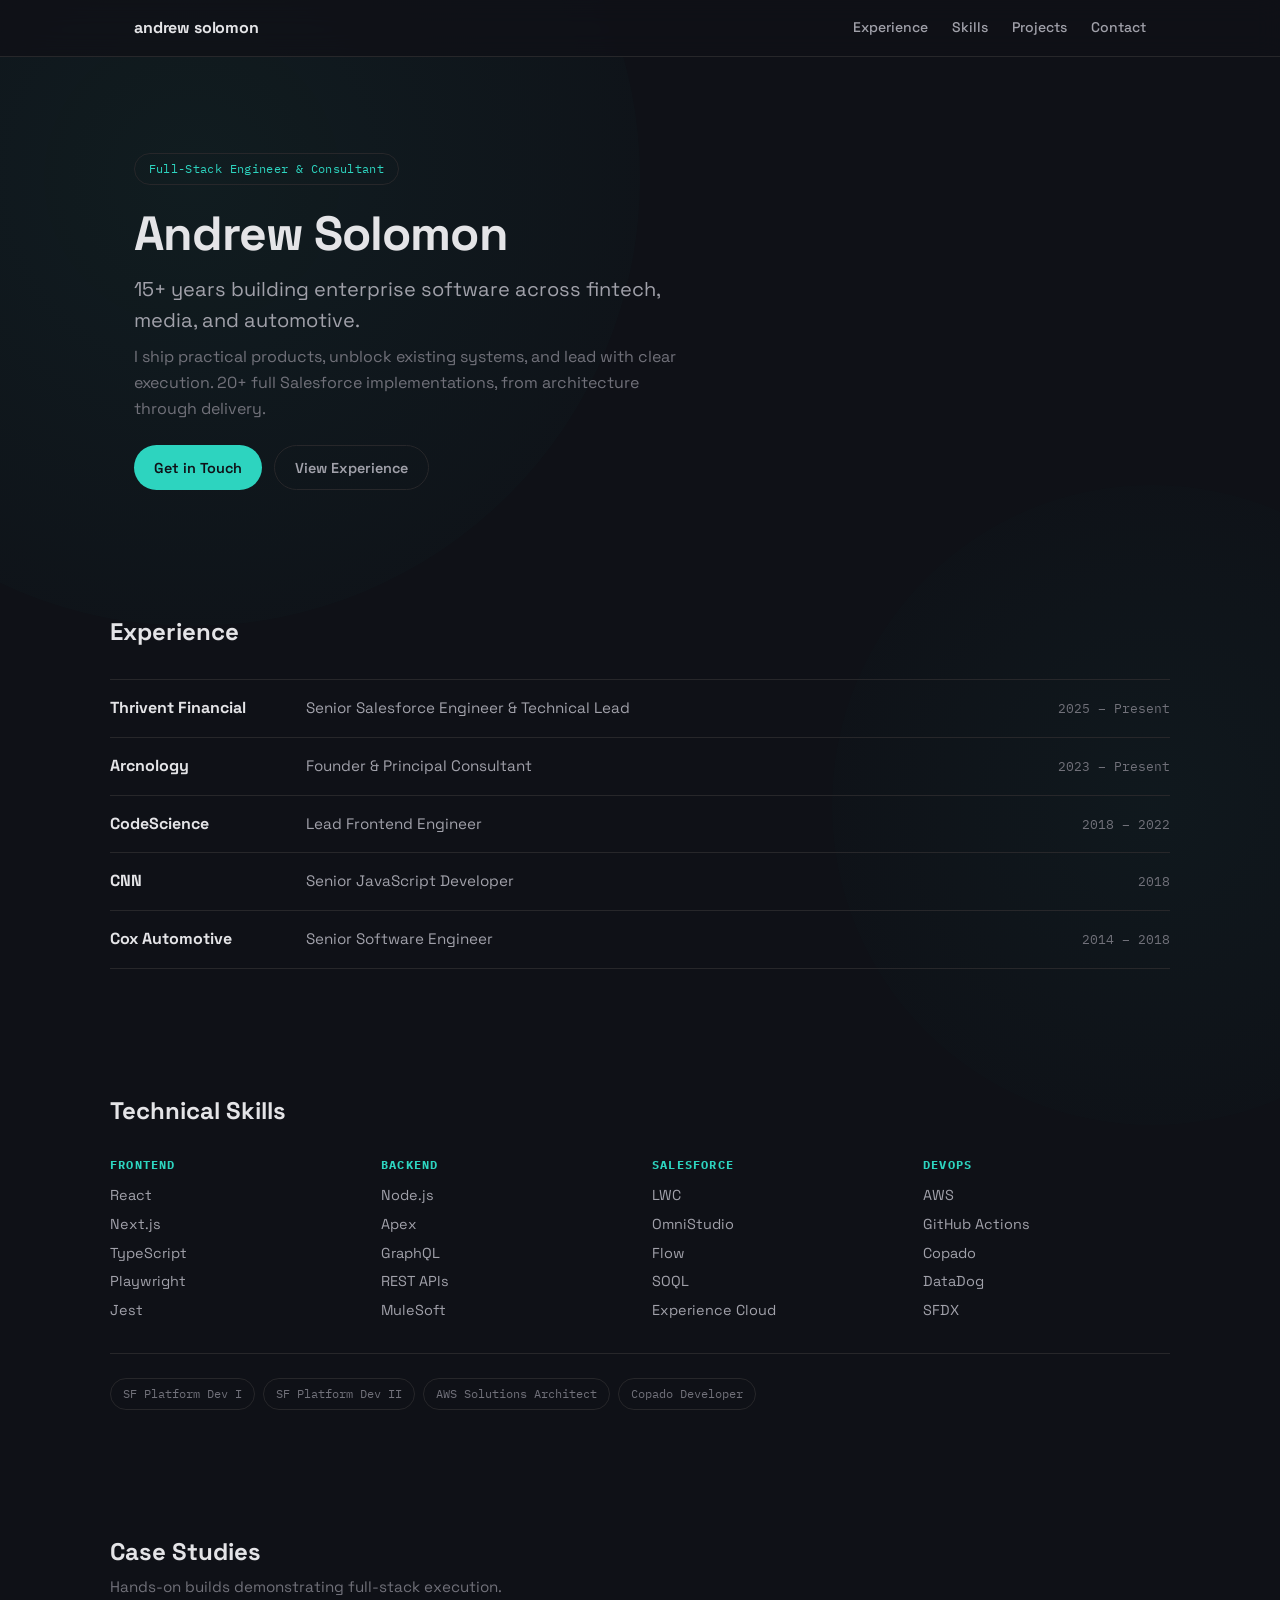
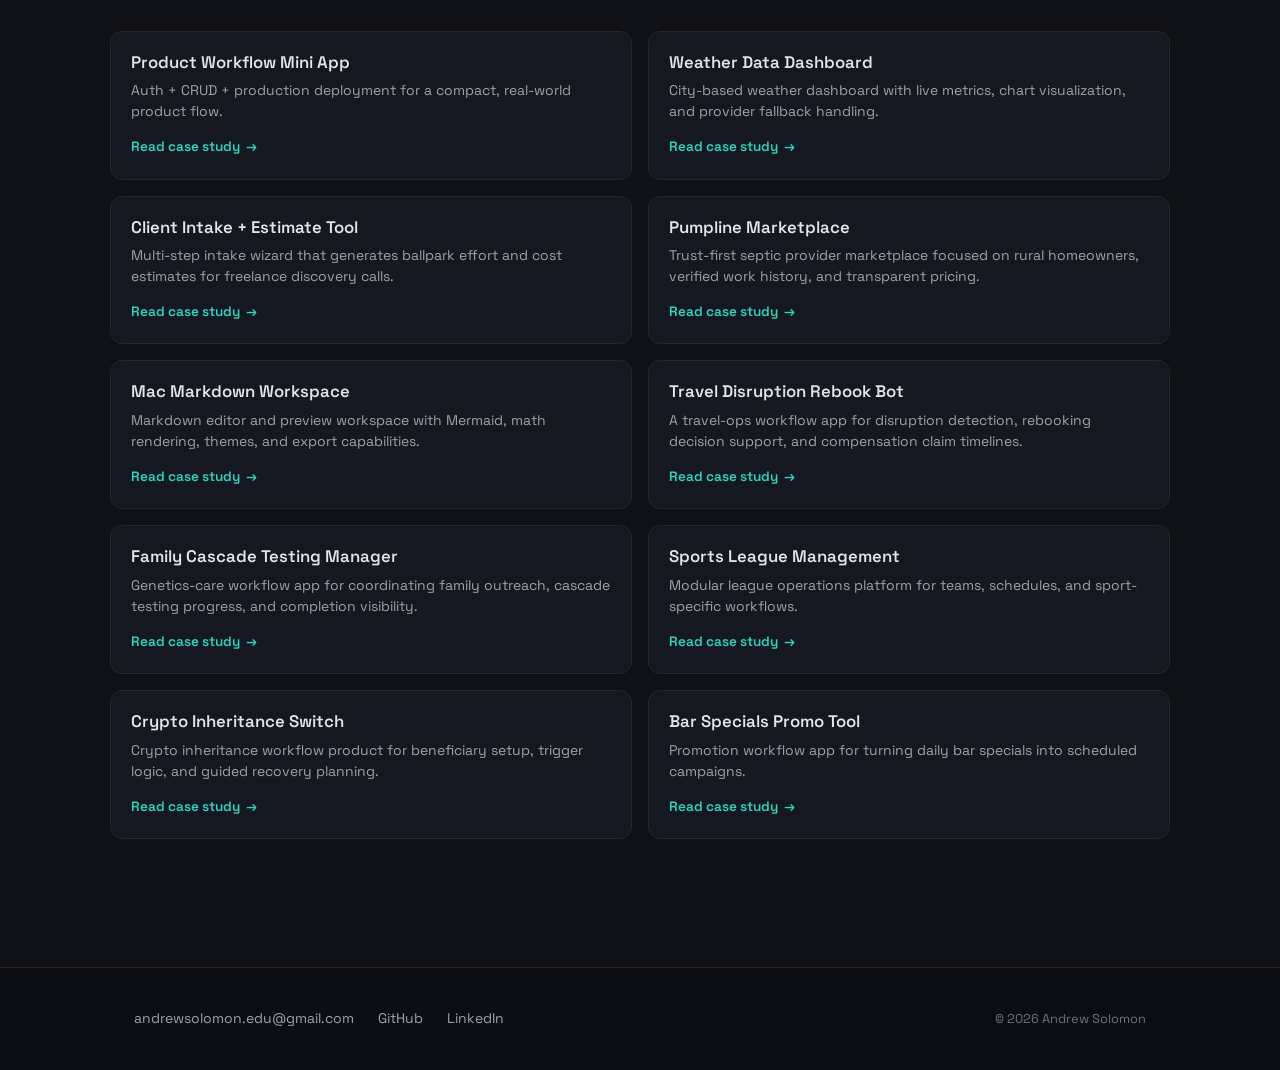
<file: index.html>
<!doctype html>
<html lang="en">
  <head>
    <meta charset="UTF-8" />
    <meta name="viewport" content="width=device-width, initial-scale=1.0" />
    <title>Andrew Solomon | Full-Stack Engineer & Consultant</title>
    <meta
      name="description"
      content="15+ years building enterprise software across fintech, media, and automotive. Full-stack engineering, Salesforce platform expertise, and technical consulting."
    />
    <meta name="theme-color" content="#0f1117" />
    <link rel="icon" href="data:image/svg+xml,<svg xmlns='http://www.w3.org/2000/svg' viewBox='0 0 100 100'><text y='.9em' font-size='80'>AS</text></svg>" />
    <link rel="preconnect" href="https://fonts.googleapis.com" />
    <link rel="preconnect" href="https://fonts.gstatic.com" crossorigin />
    <link
      href="https://fonts.googleapis.com/css2?family=Space+Grotesk:wght@400;500;700&family=IBM+Plex+Mono:wght@400;600&display=swap"
      rel="stylesheet"
    />
    <link rel="stylesheet" href="./styles.css" />
  </head>
  <body>
    <div class="ambient"></div>
    <div class="ambient ambient-2"></div>

    <nav class="nav">
      <div class="nav-inner">
        <a href="/" class="nav-brand">andrew solomon</a>
        <div class="nav-links">
          <a href="#experience">Experience</a>
          <a href="#skills">Skills</a>
          <a href="#projects">Projects</a>
          <a href="mailto:andrewsolomon.edu@gmail.com">Contact</a>
        </div>
      </div>
    </nav>

    <header class="hero">
      <div class="container">
        <span class="badge">Full-Stack Engineer & Consultant</span>
        <h1>Andrew Solomon</h1>
        <p class="hero-tagline">15+ years building enterprise software across fintech, media, and automotive.</p>
        <p class="hero-description">I ship practical products, unblock existing systems, and lead with clear execution. 20+ full Salesforce implementations, from architecture through delivery.</p>
        <div class="cta-row">
          <a class="btn btn-primary" href="mailto:andrewsolomon.edu@gmail.com">Get in Touch</a>
          <a class="btn btn-ghost" href="#experience">View Experience</a>
        </div>
      </div>
    </header>

    <main>
      <section id="experience" class="experience container">
        <h2>Experience</h2>
        <div class="exp-list">
          <div class="exp-row">
            <span class="exp-company">Thrivent Financial</span>
            <span class="exp-role">Senior Salesforce Engineer & Technical Lead</span>
            <span class="exp-dates">2025 – Present</span>
          </div>
          <div class="exp-row">
            <span class="exp-company">Arcnology</span>
            <span class="exp-role">Founder & Principal Consultant</span>
            <span class="exp-dates">2023 – Present</span>
          </div>
          <div class="exp-row">
            <span class="exp-company">CodeScience</span>
            <span class="exp-role">Lead Frontend Engineer</span>
            <span class="exp-dates">2018 – 2022</span>
          </div>
          <div class="exp-row">
            <span class="exp-company">CNN</span>
            <span class="exp-role">Senior JavaScript Developer</span>
            <span class="exp-dates">2018</span>
          </div>
          <div class="exp-row">
            <span class="exp-company">Cox Automotive</span>
            <span class="exp-role">Senior Software Engineer</span>
            <span class="exp-dates">2014 – 2018</span>
          </div>
        </div>
      </section>

      <section id="skills" class="skills container">
        <h2>Technical Skills</h2>
        <div class="skills-grid">
          <div class="skill-col">
            <h3>Frontend</h3>
            <ul><li>React</li><li>Next.js</li><li>TypeScript</li><li>Playwright</li><li>Jest</li></ul>
          </div>
          <div class="skill-col">
            <h3>Backend</h3>
            <ul><li>Node.js</li><li>Apex</li><li>GraphQL</li><li>REST APIs</li><li>MuleSoft</li></ul>
          </div>
          <div class="skill-col">
            <h3>Salesforce</h3>
            <ul><li>LWC</li><li>OmniStudio</li><li>Flow</li><li>SOQL</li><li>Experience Cloud</li></ul>
          </div>
          <div class="skill-col">
            <h3>DevOps</h3>
            <ul><li>AWS</li><li>GitHub Actions</li><li>Copado</li><li>DataDog</li><li>SFDX</li></ul>
          </div>
        </div>
        <div class="certs">
          <span class="cert-badge">SF Platform Dev I</span>
          <span class="cert-badge">SF Platform Dev II</span>
          <span class="cert-badge">AWS Solutions Architect</span>
          <span class="cert-badge">Copado Developer</span>
        </div>
      </section>

      <section id="projects" class="projects container">
        <h2>Case Studies</h2>
        <p class="section-sub">Hands-on builds demonstrating full-stack execution.</p>
        <div class="grid">
          <article class="card">
            <h3>Product Workflow Mini App</h3>
            <p>Auth + CRUD + production deployment for a compact, real-world product flow.</p>
            <a class="card-link" href="./projects/react-supabase-mini-app.html">Read case study</a>
          </article>

          <article class="card">
            <h3>Weather Data Dashboard</h3>
            <p>City-based weather dashboard with live metrics, chart visualization, and provider fallback handling.</p>
            <a class="card-link" href="./projects/performance-teardown.html">Read case study</a>
          </article>

          <article class="card">
            <h3>Client Intake + Estimate Tool</h3>
            <p>Multi-step intake wizard that generates ballpark effort and cost estimates for freelance discovery calls.</p>
            <a class="card-link" href="./projects/client-intake-estimate-tool.html">Read case study</a>
          </article>

          <article class="card">
            <h3>Pumpline Marketplace</h3>
            <p>Trust-first septic provider marketplace focused on rural homeowners, verified work history, and transparent pricing.</p>
            <a class="card-link" href="./projects/pumpline-marketplace.html">Read case study</a>
          </article>

          <article class="card">
            <h3>Mac Markdown Workspace</h3>
            <p>Markdown editor and preview workspace with Mermaid, math rendering, themes, and export capabilities.</p>
            <a class="card-link" href="./projects/mac-markdown-workspace.html">Read case study</a>
          </article>

          <article class="card">
            <h3>Travel Disruption Rebook Bot</h3>
            <p>A travel-ops workflow app for disruption detection, rebooking decision support, and compensation claim timelines.</p>
            <a class="card-link" href="./projects/travel-disruption-rebook-bot.html">Read case study</a>
          </article>

          <article class="card">
            <h3>Family Cascade Testing Manager</h3>
            <p>Genetics-care workflow app for coordinating family outreach, cascade testing progress, and completion visibility.</p>
            <a class="card-link" href="./projects/family-cascade-testing-manager.html">Read case study</a>
          </article>

          <article class="card">
            <h3>Sports League Management</h3>
            <p>Modular league operations platform for teams, schedules, and sport-specific workflows.</p>
            <a class="card-link" href="./projects/sports-league-management.html">Read case study</a>
          </article>

          <article class="card">
            <h3>Crypto Inheritance Switch</h3>
            <p>Crypto inheritance workflow product for beneficiary setup, trigger logic, and guided recovery planning.</p>
            <a class="card-link" href="./projects/crypto-inheritance-switch.html">Read case study</a>
          </article>

          <article class="card">
            <h3>Bar Specials Promo Tool</h3>
            <p>Promotion workflow app for turning daily bar specials into scheduled campaigns.</p>
            <a class="card-link" href="./projects/bar-specials-promo-tool.html">Read case study</a>
          </article>
        </div>
      </section>
    </main>

    <footer class="footer">
      <div class="container">
        <div class="footer-links">
          <a href="mailto:andrewsolomon.edu@gmail.com">andrewsolomon.edu@gmail.com</a>
          <a href="https://github.com/andysolomon">GitHub</a>
          <a href="https://www.linkedin.com/in/andrew-solomon-44550a24/">LinkedIn</a>
        </div>
        <p class="footer-copy">&copy; 2026 Andrew Solomon</p>
      </div>
    </footer>
  </body>
</html>
</file>
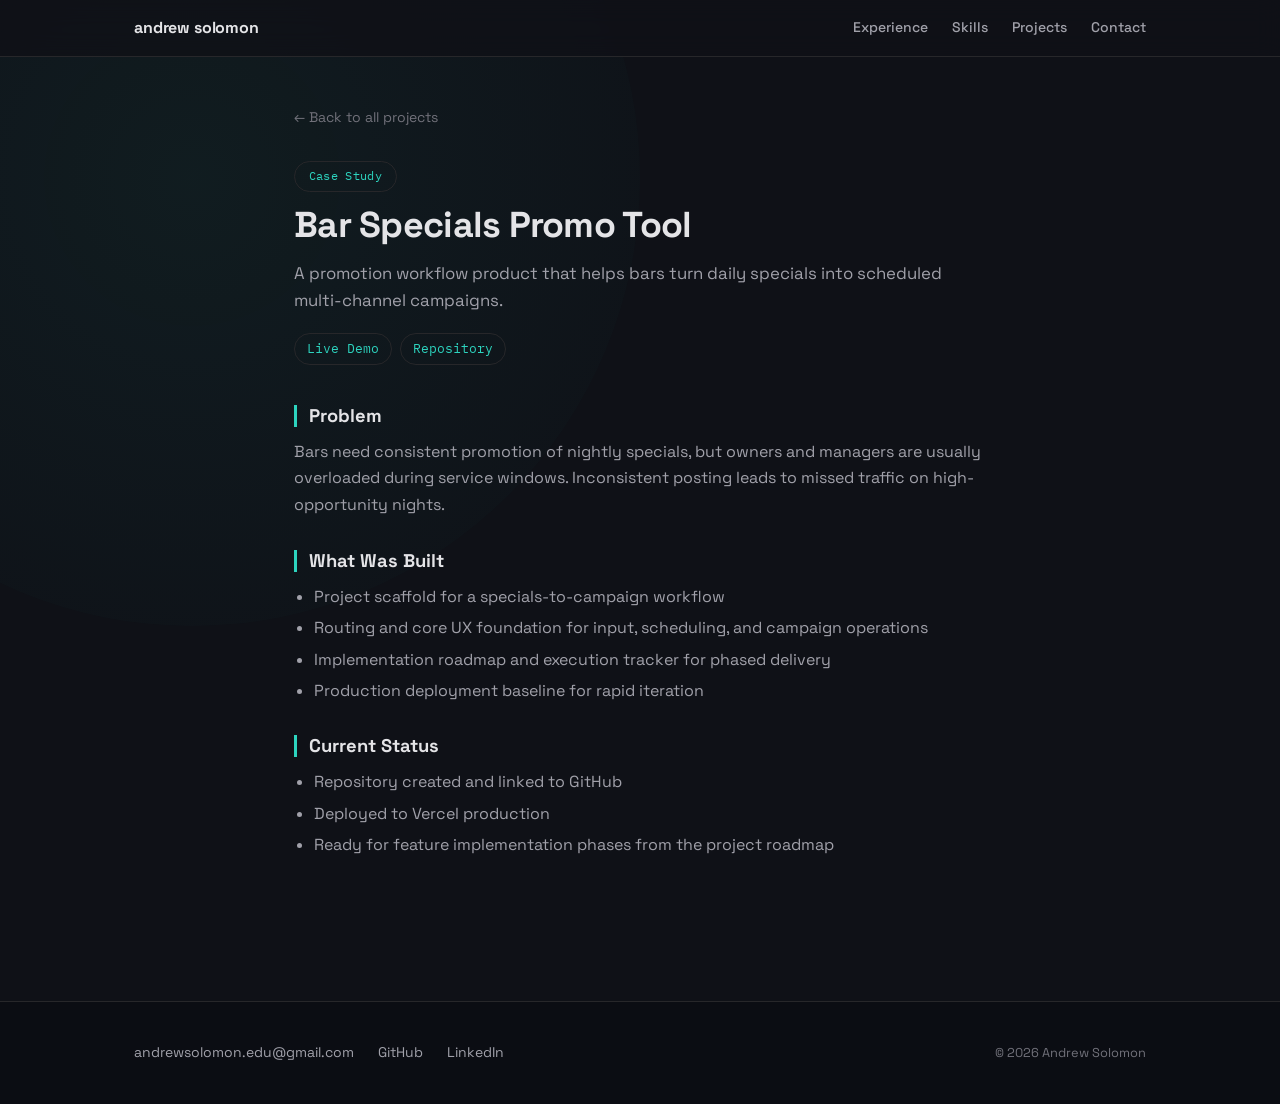
<file: projects/bar-specials-promo-tool.html>
<!doctype html>
<html lang="en">
  <head>
    <meta charset="UTF-8" />
    <meta name="viewport" content="width=device-width, initial-scale=1.0" />
    <title>Bar Specials Promo Tool | Andrew Solomon</title>
    <meta name="theme-color" content="#0f1117" />
    <link rel="preconnect" href="https://fonts.googleapis.com" />
    <link rel="preconnect" href="https://fonts.gstatic.com" crossorigin />
    <link
      href="https://fonts.googleapis.com/css2?family=Space+Grotesk:wght@400;500;700&family=IBM+Plex+Mono:wght@400;600&display=swap"
      rel="stylesheet"
    />
    <link rel="stylesheet" href="../styles.css" />
  </head>
  <body>
    <div class="ambient"></div>

    <nav class="nav">
      <div class="nav-inner">
        <a href="/" class="nav-brand">andrew solomon</a>
        <div class="nav-links">
          <a href="/#experience">Experience</a>
          <a href="/#skills">Skills</a>
          <a href="/#projects">Projects</a>
          <a href="mailto:andrewsolomon.edu@gmail.com">Contact</a>
        </div>
      </div>
    </nav>

    <main class="case-study container">
      <a href="/" class="back-link">&larr; Back to all projects</a>
      <header class="case-study-header">
        <span class="badge">Case Study</span>
        <h1>Bar Specials Promo Tool</h1>
        <p class="lede">A promotion workflow product that helps bars turn daily specials into scheduled multi-channel campaigns.</p>
        <div class="case-study-meta">
          <a class="meta-pill" href="https://bar-specials-promo-tool.vercel.app">Live Demo</a>
          <a class="meta-pill" href="https://github.com/andysolomon/bar-specials-promo-tool">Repository</a>
        </div>
      </header>
      <article class="case-study-body">
        <h2>Problem</h2>
        <p>
          Bars need consistent promotion of nightly specials, but owners and managers are usually overloaded during service windows.
          Inconsistent posting leads to missed traffic on high-opportunity nights.
        </p>

        <h2>What Was Built</h2>
        <ul>
          <li>Project scaffold for a specials-to-campaign workflow</li>
          <li>Routing and core UX foundation for input, scheduling, and campaign operations</li>
          <li>Implementation roadmap and execution tracker for phased delivery</li>
          <li>Production deployment baseline for rapid iteration</li>
        </ul>

        <h2>Current Status</h2>
        <ul>
          <li>Repository created and linked to GitHub</li>
          <li>Deployed to Vercel production</li>
          <li>Ready for feature implementation phases from the project roadmap</li>
        </ul>
      </article>
    </main>

    <footer class="footer">
      <div class="container">
        <div class="footer-links">
          <a href="mailto:andrewsolomon.edu@gmail.com">andrewsolomon.edu@gmail.com</a>
          <a href="https://github.com/andysolomon">GitHub</a>
          <a href="https://www.linkedin.com/in/andrew-solomon-44550a24/">LinkedIn</a>
        </div>
        <p class="footer-copy">&copy; 2026 Andrew Solomon</p>
      </div>
    </footer>
  </body>
</html>
</file>
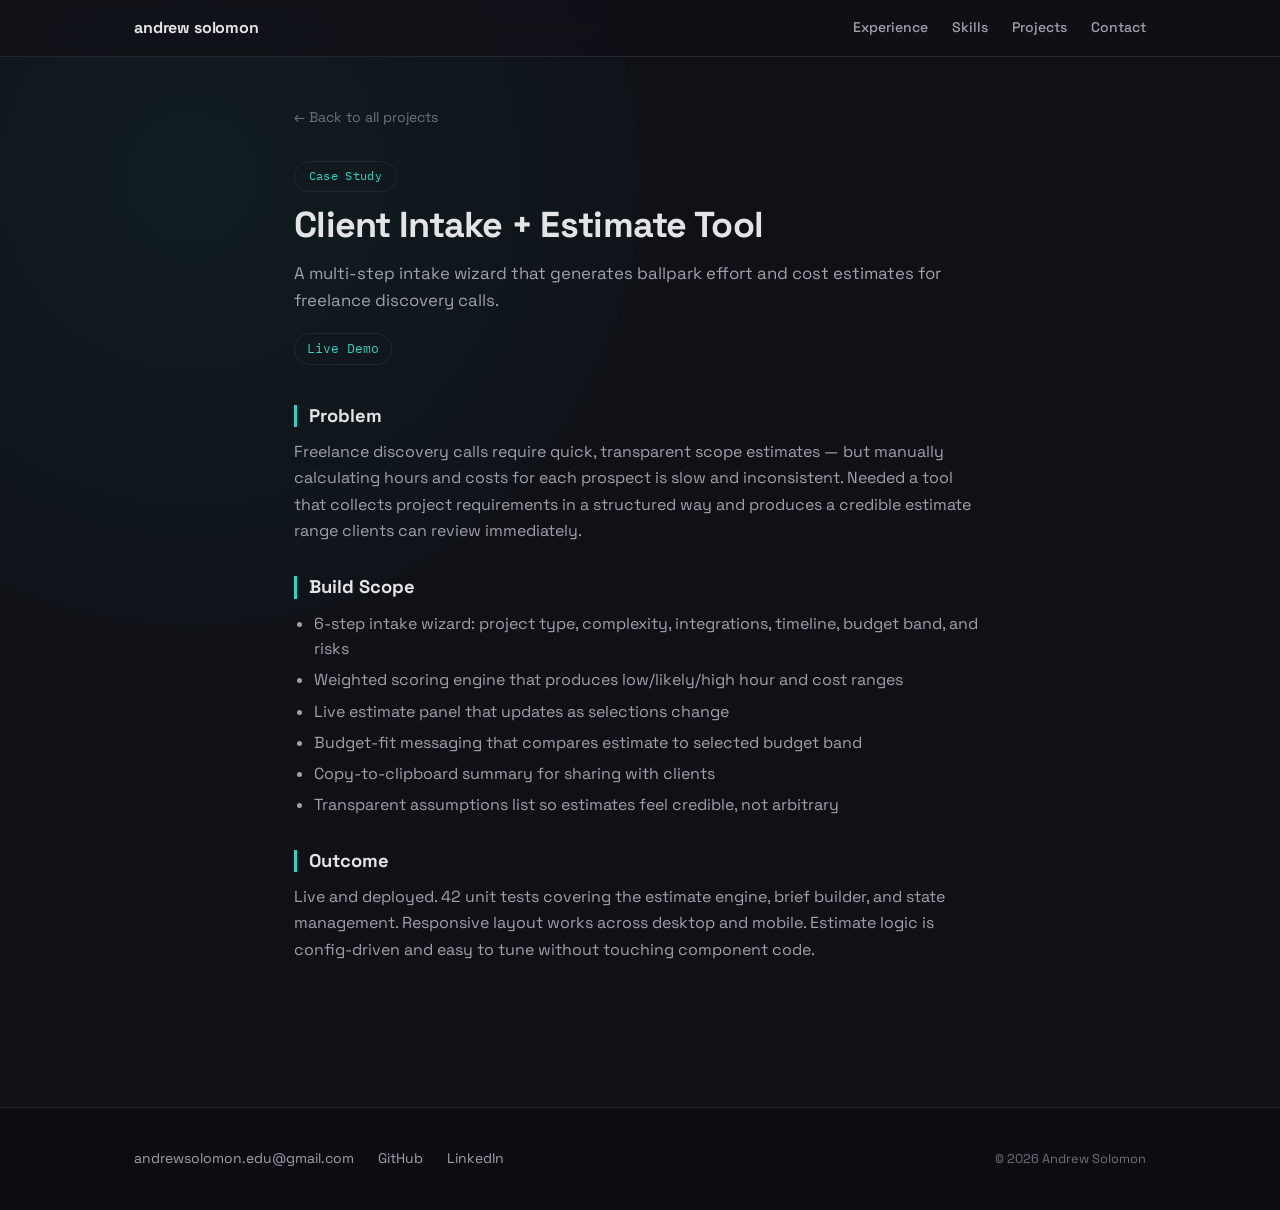
<file: projects/client-intake-estimate-tool.html>
<!doctype html>
<html lang="en">
  <head>
    <meta charset="UTF-8" />
    <meta name="viewport" content="width=device-width, initial-scale=1.0" />
    <title>Client Intake + Estimate Tool | Andrew Solomon</title>
    <meta name="theme-color" content="#0f1117" />
    <link rel="preconnect" href="https://fonts.googleapis.com" />
    <link rel="preconnect" href="https://fonts.gstatic.com" crossorigin />
    <link
      href="https://fonts.googleapis.com/css2?family=Space+Grotesk:wght@400;500;700&family=IBM+Plex+Mono:wght@400;600&display=swap"
      rel="stylesheet"
    />
    <link rel="stylesheet" href="../styles.css" />
  </head>
  <body>
    <div class="ambient"></div>

    <nav class="nav">
      <div class="nav-inner">
        <a href="/" class="nav-brand">andrew solomon</a>
        <div class="nav-links">
          <a href="/#experience">Experience</a>
          <a href="/#skills">Skills</a>
          <a href="/#projects">Projects</a>
          <a href="mailto:andrewsolomon.edu@gmail.com">Contact</a>
        </div>
      </div>
    </nav>

    <main class="case-study container">
      <a href="/" class="back-link">&larr; Back to all projects</a>
      <header class="case-study-header">
        <span class="badge">Case Study</span>
        <h1>Client Intake + Estimate Tool</h1>
        <p class="lede">A multi-step intake wizard that generates ballpark effort and cost estimates for freelance discovery calls.</p>
        <div class="case-study-meta">
          <a class="meta-pill" href="https://client-intake-estimate-tool.vercel.app">Live Demo</a>
        </div>
      </header>
      <article class="case-study-body">
        <h2>Problem</h2>
        <p>
          Freelance discovery calls require quick, transparent scope estimates — but manually calculating
          hours and costs for each prospect is slow and inconsistent. Needed a tool that collects project
          requirements in a structured way and produces a credible estimate range clients can review immediately.
        </p>

        <h2>Build Scope</h2>
        <ul>
          <li>6-step intake wizard: project type, complexity, integrations, timeline, budget band, and risks</li>
          <li>Weighted scoring engine that produces low/likely/high hour and cost ranges</li>
          <li>Live estimate panel that updates as selections change</li>
          <li>Budget-fit messaging that compares estimate to selected budget band</li>
          <li>Copy-to-clipboard summary for sharing with clients</li>
          <li>Transparent assumptions list so estimates feel credible, not arbitrary</li>
        </ul>

        <h2>Outcome</h2>
        <p>
          Live and deployed. 42 unit tests covering the estimate engine, brief builder, and state management.
          Responsive layout works across desktop and mobile. Estimate logic is config-driven and easy to tune
          without touching component code.
        </p>
      </article>
    </main>

    <footer class="footer">
      <div class="container">
        <div class="footer-links">
          <a href="mailto:andrewsolomon.edu@gmail.com">andrewsolomon.edu@gmail.com</a>
          <a href="https://github.com/andysolomon">GitHub</a>
          <a href="https://www.linkedin.com/in/andrew-solomon-44550a24/">LinkedIn</a>
        </div>
        <p class="footer-copy">&copy; 2026 Andrew Solomon</p>
      </div>
    </footer>
  </body>
</html>
</file>
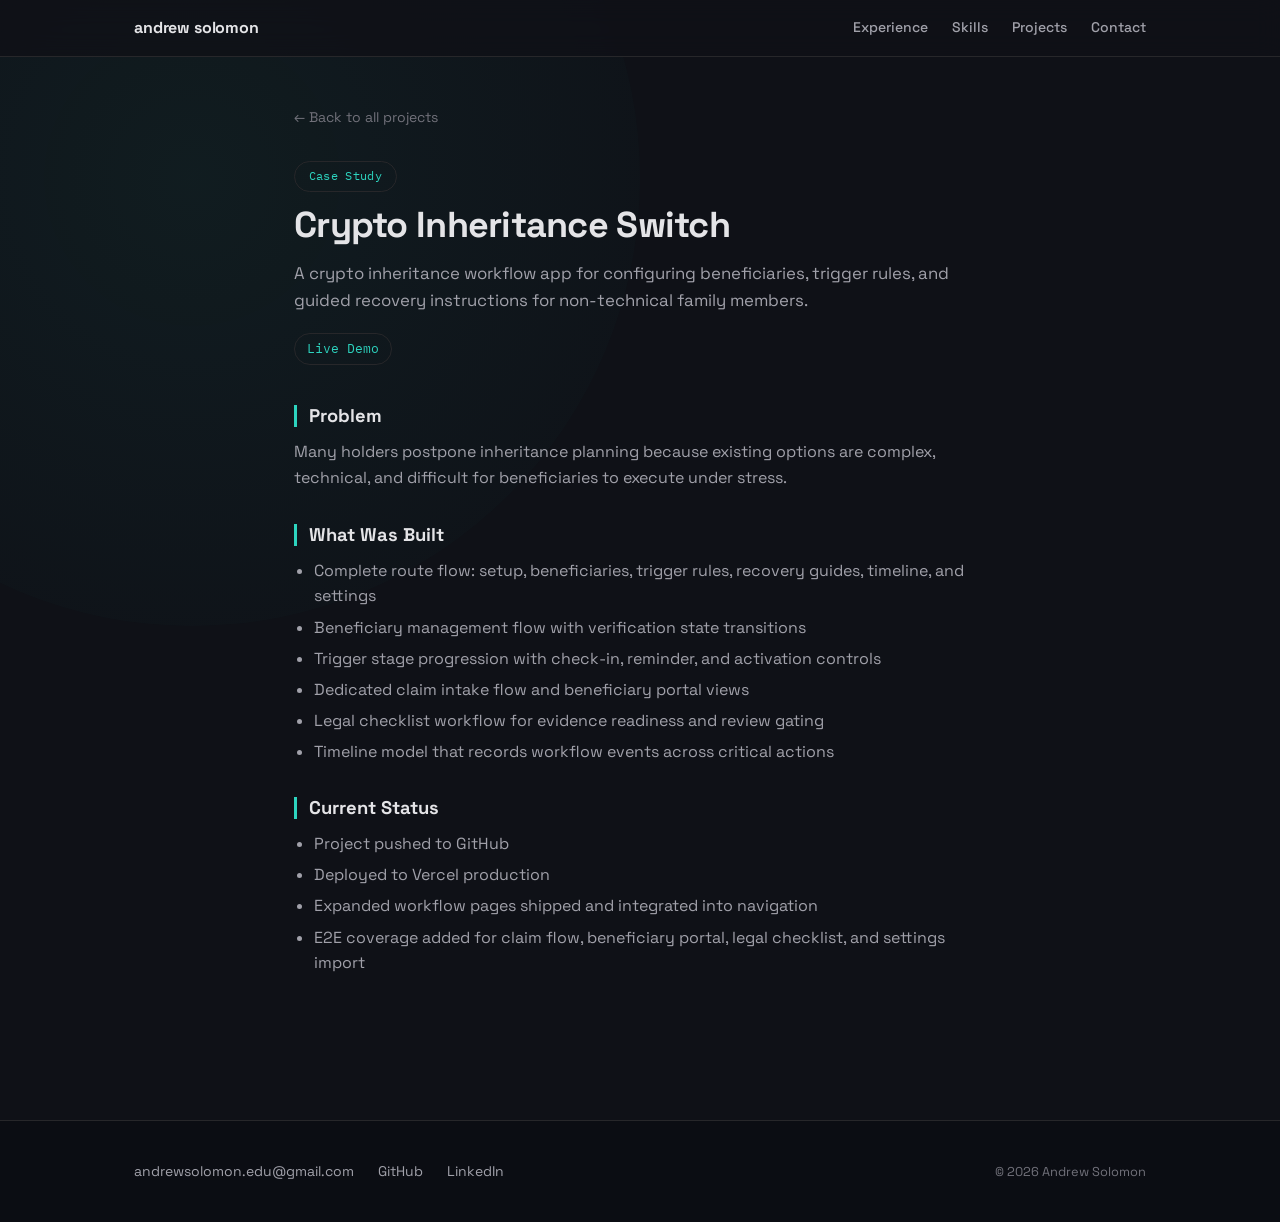
<file: projects/crypto-inheritance-switch.html>
<!doctype html>
<html lang="en">
  <head>
    <meta charset="UTF-8" />
    <meta name="viewport" content="width=device-width, initial-scale=1.0" />
    <title>Crypto Inheritance Switch | Andrew Solomon</title>
    <meta name="theme-color" content="#0f1117" />
    <link rel="preconnect" href="https://fonts.googleapis.com" />
    <link rel="preconnect" href="https://fonts.gstatic.com" crossorigin />
    <link
      href="https://fonts.googleapis.com/css2?family=Space+Grotesk:wght@400;500;700&family=IBM+Plex+Mono:wght@400;600&display=swap"
      rel="stylesheet"
    />
    <link rel="stylesheet" href="../styles.css" />
  </head>
  <body>
    <div class="ambient"></div>

    <nav class="nav">
      <div class="nav-inner">
        <a href="/" class="nav-brand">andrew solomon</a>
        <div class="nav-links">
          <a href="/#experience">Experience</a>
          <a href="/#skills">Skills</a>
          <a href="/#projects">Projects</a>
          <a href="mailto:andrewsolomon.edu@gmail.com">Contact</a>
        </div>
      </div>
    </nav>

    <main class="case-study container">
      <a href="/" class="back-link">&larr; Back to all projects</a>
      <header class="case-study-header">
        <span class="badge">Case Study</span>
        <h1>Crypto Inheritance Switch</h1>
        <p class="lede">
          A crypto inheritance workflow app for configuring beneficiaries, trigger rules,
          and guided recovery instructions for non-technical family members.
        </p>
        <div class="case-study-meta">
          <a class="meta-pill" href="https://crypto-inheritance-switch.vercel.app">Live Demo</a>
        </div>
      </header>
      <article class="case-study-body">
        <h2>Problem</h2>
        <p>
          Many holders postpone inheritance planning because existing options are complex,
          technical, and difficult for beneficiaries to execute under stress.
        </p>

        <h2>What Was Built</h2>
        <ul>
          <li>Complete route flow: setup, beneficiaries, trigger rules, recovery guides, timeline, and settings</li>
          <li>Beneficiary management flow with verification state transitions</li>
          <li>Trigger stage progression with check-in, reminder, and activation controls</li>
          <li>Dedicated claim intake flow and beneficiary portal views</li>
          <li>Legal checklist workflow for evidence readiness and review gating</li>
          <li>Timeline model that records workflow events across critical actions</li>
        </ul>

        <h2>Current Status</h2>
        <ul>
          <li>Project pushed to GitHub</li>
          <li>Deployed to Vercel production</li>
          <li>Expanded workflow pages shipped and integrated into navigation</li>
          <li>E2E coverage added for claim flow, beneficiary portal, legal checklist, and settings import</li>
        </ul>
      </article>
    </main>

    <footer class="footer">
      <div class="container">
        <div class="footer-links">
          <a href="mailto:andrewsolomon.edu@gmail.com">andrewsolomon.edu@gmail.com</a>
          <a href="https://github.com/andysolomon">GitHub</a>
          <a href="https://www.linkedin.com/in/andrew-solomon-44550a24/">LinkedIn</a>
        </div>
        <p class="footer-copy">&copy; 2026 Andrew Solomon</p>
      </div>
    </footer>
  </body>
</html>
</file>
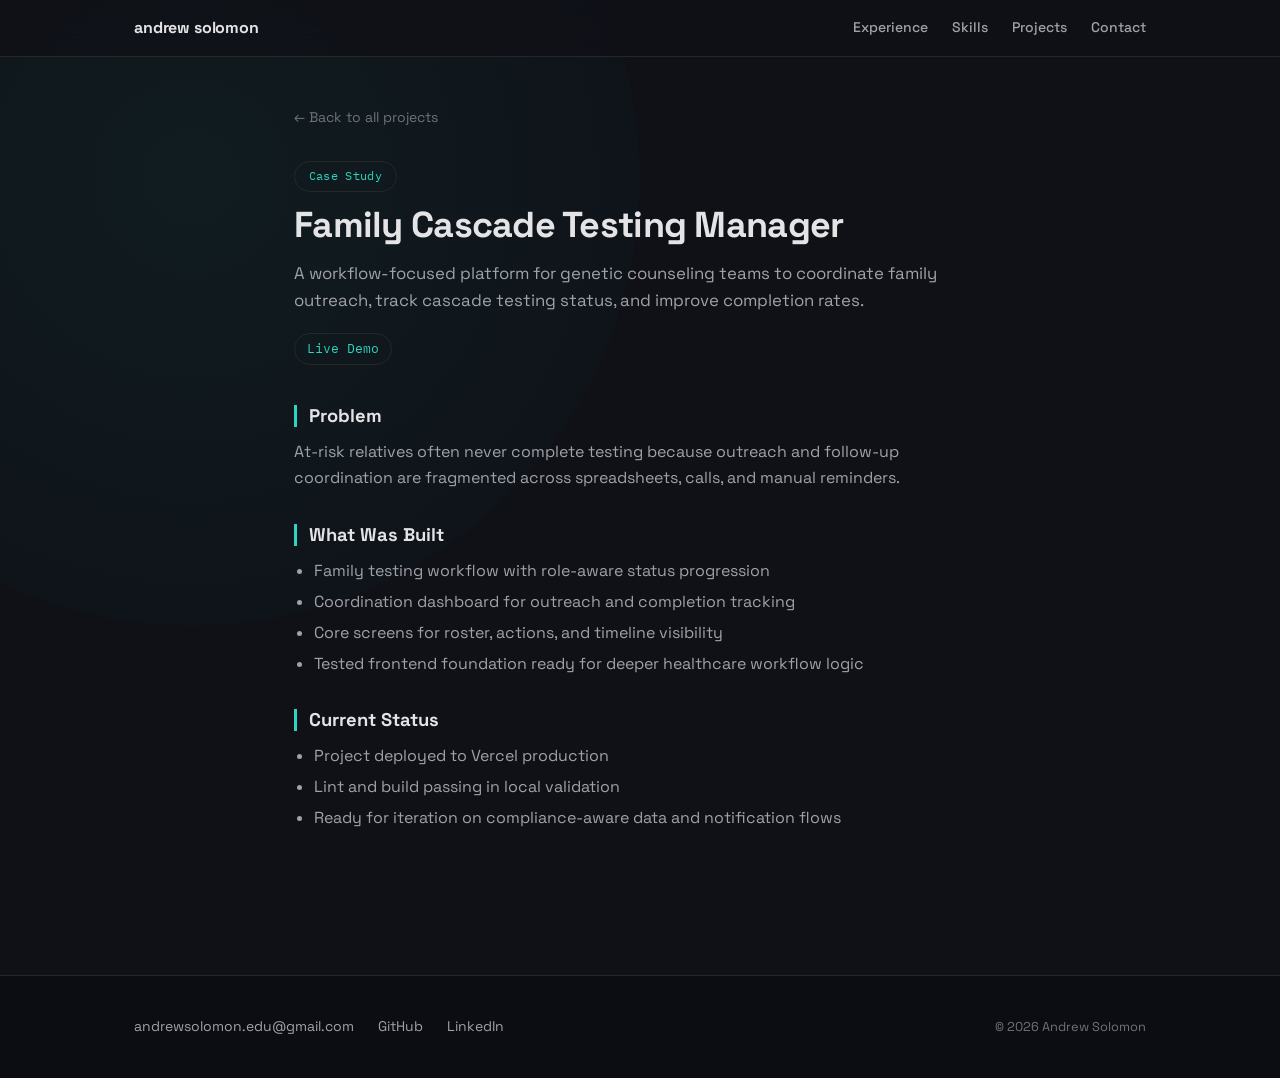
<file: projects/family-cascade-testing-manager.html>
<!doctype html>
<html lang="en">
  <head>
    <meta charset="UTF-8" />
    <meta name="viewport" content="width=device-width, initial-scale=1.0" />
    <title>Family Cascade Testing Manager | Andrew Solomon</title>
    <meta name="theme-color" content="#0f1117" />
    <link rel="preconnect" href="https://fonts.googleapis.com" />
    <link rel="preconnect" href="https://fonts.gstatic.com" crossorigin />
    <link
      href="https://fonts.googleapis.com/css2?family=Space+Grotesk:wght@400;500;700&family=IBM+Plex+Mono:wght@400;600&display=swap"
      rel="stylesheet"
    />
    <link rel="stylesheet" href="../styles.css" />
  </head>
  <body>
    <div class="ambient"></div>

    <nav class="nav">
      <div class="nav-inner">
        <a href="/" class="nav-brand">andrew solomon</a>
        <div class="nav-links">
          <a href="/#experience">Experience</a>
          <a href="/#skills">Skills</a>
          <a href="/#projects">Projects</a>
          <a href="mailto:andrewsolomon.edu@gmail.com">Contact</a>
        </div>
      </div>
    </nav>

    <main class="case-study container">
      <a href="/" class="back-link">&larr; Back to all projects</a>
      <header class="case-study-header">
        <span class="badge">Case Study</span>
        <h1>Family Cascade Testing Manager</h1>
        <p class="lede">
          A workflow-focused platform for genetic counseling teams to coordinate family outreach,
          track cascade testing status, and improve completion rates.
        </p>
        <div class="case-study-meta">
          <a class="meta-pill" href="https://family-cascade-testing-manager.vercel.app">Live Demo</a>
        </div>
      </header>
      <article class="case-study-body">
        <h2>Problem</h2>
        <p>
          At-risk relatives often never complete testing because outreach and follow-up coordination
          are fragmented across spreadsheets, calls, and manual reminders.
        </p>

        <h2>What Was Built</h2>
        <ul>
          <li>Family testing workflow with role-aware status progression</li>
          <li>Coordination dashboard for outreach and completion tracking</li>
          <li>Core screens for roster, actions, and timeline visibility</li>
          <li>Tested frontend foundation ready for deeper healthcare workflow logic</li>
        </ul>

        <h2>Current Status</h2>
        <ul>
          <li>Project deployed to Vercel production</li>
          <li>Lint and build passing in local validation</li>
          <li>Ready for iteration on compliance-aware data and notification flows</li>
        </ul>
      </article>
    </main>

    <footer class="footer">
      <div class="container">
        <div class="footer-links">
          <a href="mailto:andrewsolomon.edu@gmail.com">andrewsolomon.edu@gmail.com</a>
          <a href="https://github.com/andysolomon">GitHub</a>
          <a href="https://www.linkedin.com/in/andrew-solomon-44550a24/">LinkedIn</a>
        </div>
        <p class="footer-copy">&copy; 2026 Andrew Solomon</p>
      </div>
    </footer>
  </body>
</html>
</file>
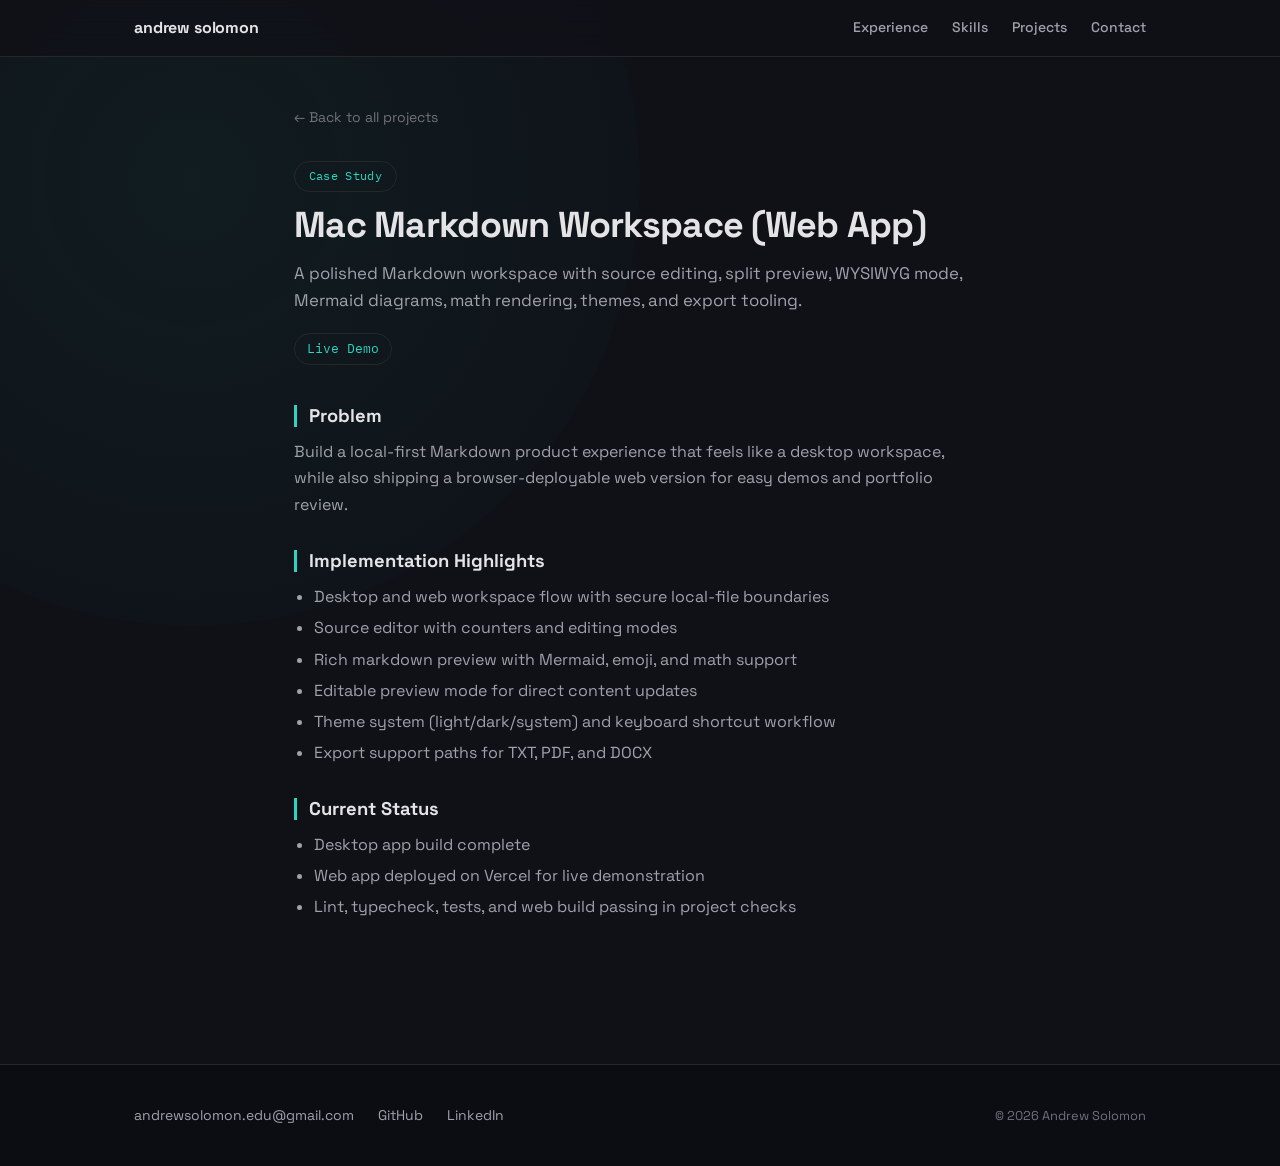
<file: projects/mac-markdown-workspace.html>
<!doctype html>
<html lang="en">
  <head>
    <meta charset="UTF-8" />
    <meta name="viewport" content="width=device-width, initial-scale=1.0" />
    <title>Mac Markdown Workspace | Andrew Solomon</title>
    <meta name="theme-color" content="#0f1117" />
    <link rel="preconnect" href="https://fonts.googleapis.com" />
    <link rel="preconnect" href="https://fonts.gstatic.com" crossorigin />
    <link
      href="https://fonts.googleapis.com/css2?family=Space+Grotesk:wght@400;500;700&family=IBM+Plex+Mono:wght@400;600&display=swap"
      rel="stylesheet"
    />
    <link rel="stylesheet" href="../styles.css" />
  </head>
  <body>
    <div class="ambient"></div>

    <nav class="nav">
      <div class="nav-inner">
        <a href="/" class="nav-brand">andrew solomon</a>
        <div class="nav-links">
          <a href="/#experience">Experience</a>
          <a href="/#skills">Skills</a>
          <a href="/#projects">Projects</a>
          <a href="mailto:andrewsolomon.edu@gmail.com">Contact</a>
        </div>
      </div>
    </nav>

    <main class="case-study container">
      <a href="/" class="back-link">&larr; Back to all projects</a>
      <header class="case-study-header">
        <span class="badge">Case Study</span>
        <h1>Mac Markdown Workspace (Web App)</h1>
        <p class="lede">
          A polished Markdown workspace with source editing, split preview, WYSIWYG mode,
          Mermaid diagrams, math rendering, themes, and export tooling.
        </p>
        <div class="case-study-meta">
          <a class="meta-pill" href="https://mac-markdown-workspace.vercel.app">Live Demo</a>
        </div>
      </header>
      <article class="case-study-body">
        <h2>Problem</h2>
        <p>
          Build a local-first Markdown product experience that feels like a desktop workspace,
          while also shipping a browser-deployable web version for easy demos and portfolio review.
        </p>

        <h2>Implementation Highlights</h2>
        <ul>
          <li>Desktop and web workspace flow with secure local-file boundaries</li>
          <li>Source editor with counters and editing modes</li>
          <li>Rich markdown preview with Mermaid, emoji, and math support</li>
          <li>Editable preview mode for direct content updates</li>
          <li>Theme system (light/dark/system) and keyboard shortcut workflow</li>
          <li>Export support paths for TXT, PDF, and DOCX</li>
        </ul>

        <h2>Current Status</h2>
        <ul>
          <li>Desktop app build complete</li>
          <li>Web app deployed on Vercel for live demonstration</li>
          <li>Lint, typecheck, tests, and web build passing in project checks</li>
        </ul>
      </article>
    </main>

    <footer class="footer">
      <div class="container">
        <div class="footer-links">
          <a href="mailto:andrewsolomon.edu@gmail.com">andrewsolomon.edu@gmail.com</a>
          <a href="https://github.com/andysolomon">GitHub</a>
          <a href="https://www.linkedin.com/in/andrew-solomon-44550a24/">LinkedIn</a>
        </div>
        <p class="footer-copy">&copy; 2026 Andrew Solomon</p>
      </div>
    </footer>
  </body>
</html>
</file>
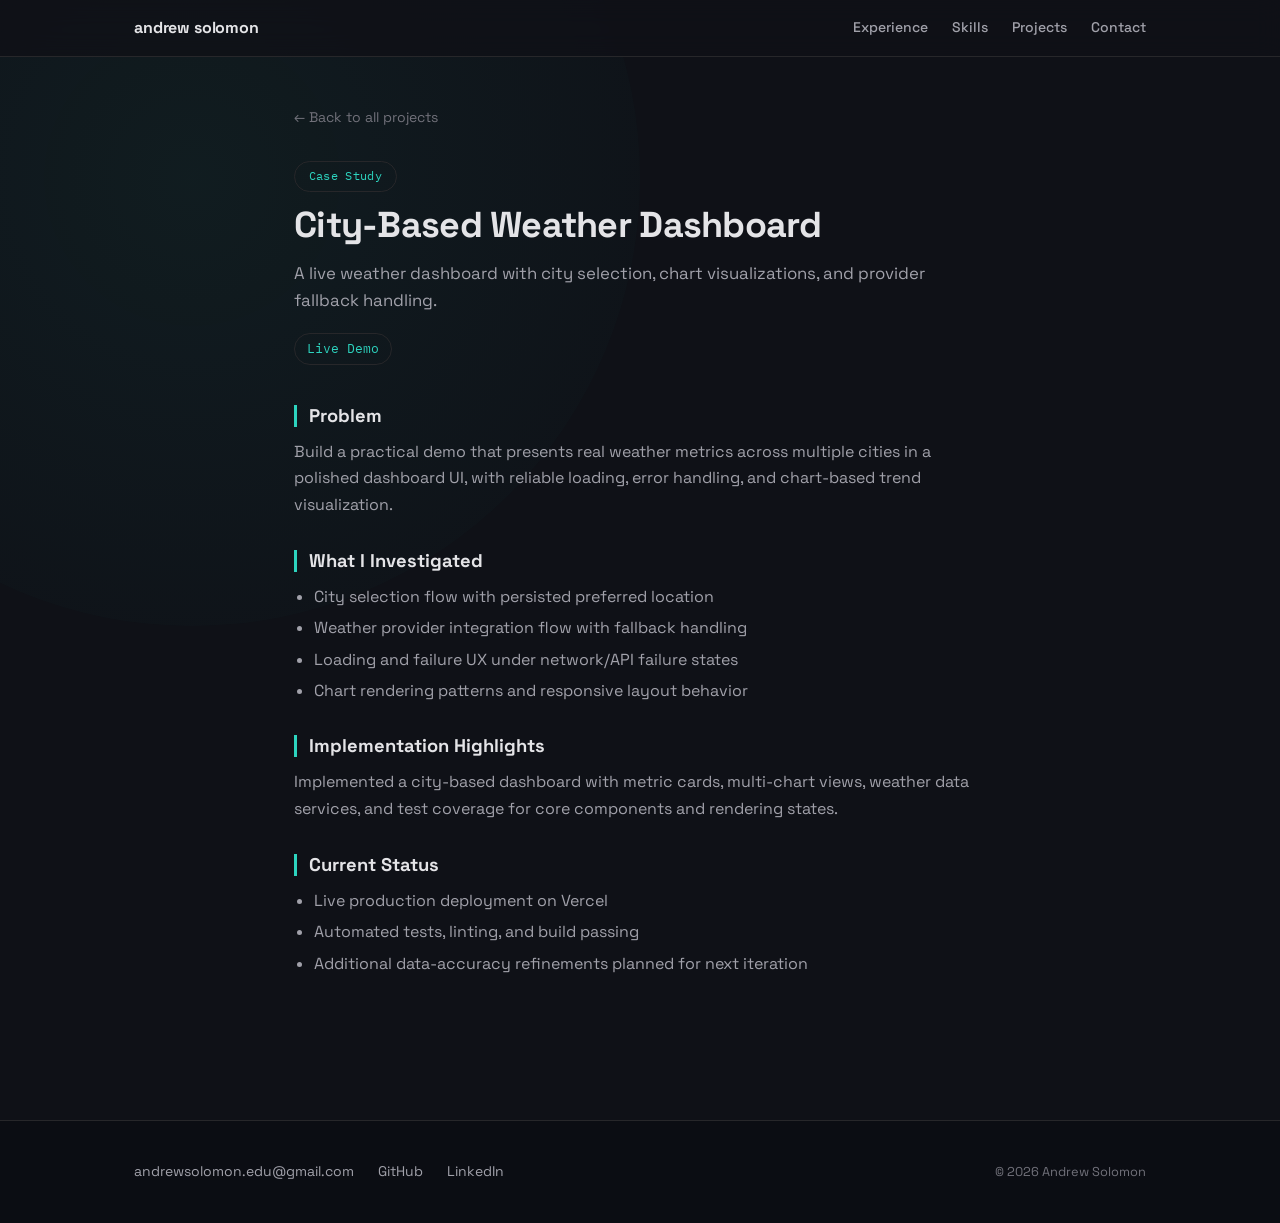
<file: projects/performance-teardown.html>
<!doctype html>
<html lang="en">
  <head>
    <meta charset="UTF-8" />
    <meta name="viewport" content="width=device-width, initial-scale=1.0" />
    <title>City-Based Weather Dashboard | Andrew Solomon</title>
    <meta name="theme-color" content="#0f1117" />
    <link rel="preconnect" href="https://fonts.googleapis.com" />
    <link rel="preconnect" href="https://fonts.gstatic.com" crossorigin />
    <link
      href="https://fonts.googleapis.com/css2?family=Space+Grotesk:wght@400;500;700&family=IBM+Plex+Mono:wght@400;600&display=swap"
      rel="stylesheet"
    />
    <link rel="stylesheet" href="../styles.css" />
  </head>
  <body>
    <div class="ambient"></div>

    <nav class="nav">
      <div class="nav-inner">
        <a href="/" class="nav-brand">andrew solomon</a>
        <div class="nav-links">
          <a href="/#experience">Experience</a>
          <a href="/#skills">Skills</a>
          <a href="/#projects">Projects</a>
          <a href="mailto:andrewsolomon.edu@gmail.com">Contact</a>
        </div>
      </div>
    </nav>

    <main class="case-study container">
      <a href="/" class="back-link">&larr; Back to all projects</a>
      <header class="case-study-header">
        <span class="badge">Case Study</span>
        <h1>City-Based Weather Dashboard</h1>
        <p class="lede">A live weather dashboard with city selection, chart visualizations, and provider fallback handling.</p>
        <div class="case-study-meta">
          <a class="meta-pill" href="https://performance-teardown-demo.vercel.app">Live Demo</a>
        </div>
      </header>
      <article class="case-study-body">
        <h2>Problem</h2>
        <p>
          Build a practical demo that presents real weather metrics across multiple cities in a polished dashboard UI,
          with reliable loading, error handling, and chart-based trend visualization.
        </p>

        <h2>What I Investigated</h2>
        <ul>
          <li>City selection flow with persisted preferred location</li>
          <li>Weather provider integration flow with fallback handling</li>
          <li>Loading and failure UX under network/API failure states</li>
          <li>Chart rendering patterns and responsive layout behavior</li>
        </ul>

        <h2>Implementation Highlights</h2>
        <p>
          Implemented a city-based dashboard with metric cards, multi-chart views, weather data services, and test
          coverage for core components and rendering states.
        </p>

        <h2>Current Status</h2>
        <ul>
          <li>Live production deployment on Vercel</li>
          <li>Automated tests, linting, and build passing</li>
          <li>Additional data-accuracy refinements planned for next iteration</li>
        </ul>
      </article>
    </main>

    <footer class="footer">
      <div class="container">
        <div class="footer-links">
          <a href="mailto:andrewsolomon.edu@gmail.com">andrewsolomon.edu@gmail.com</a>
          <a href="https://github.com/andysolomon">GitHub</a>
          <a href="https://www.linkedin.com/in/andrew-solomon-44550a24/">LinkedIn</a>
        </div>
        <p class="footer-copy">&copy; 2026 Andrew Solomon</p>
      </div>
    </footer>
  </body>
</html>
</file>
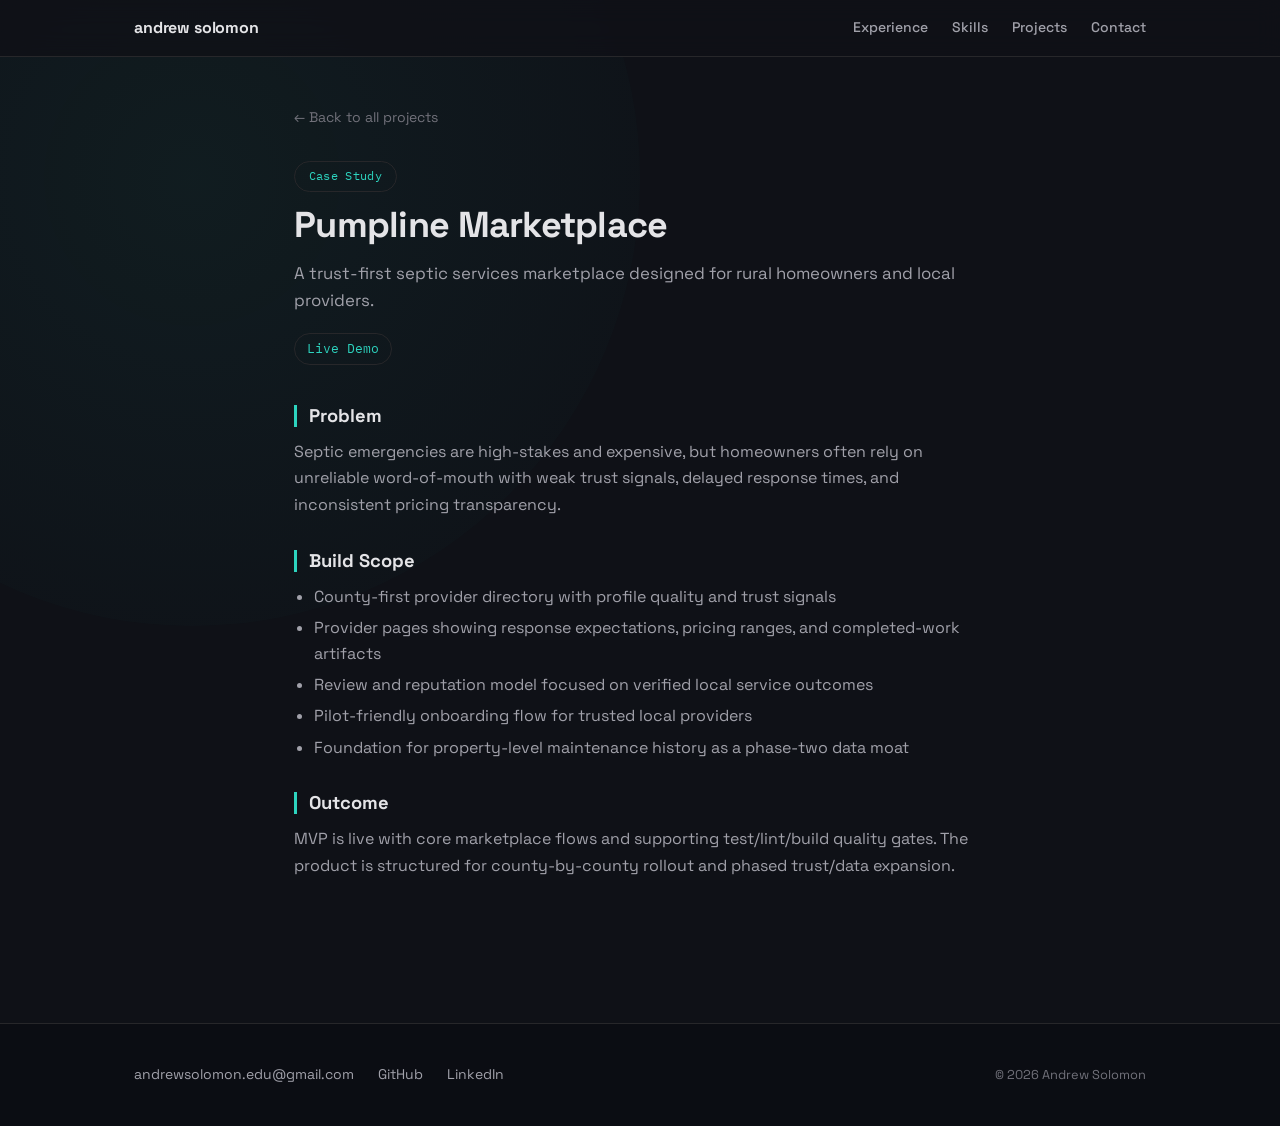
<file: projects/pumpline-marketplace.html>
<!doctype html>
<html lang="en">
  <head>
    <meta charset="UTF-8" />
    <meta name="viewport" content="width=device-width, initial-scale=1.0" />
    <title>Pumpline Marketplace | Andrew Solomon</title>
    <meta name="theme-color" content="#0f1117" />
    <link rel="preconnect" href="https://fonts.googleapis.com" />
    <link rel="preconnect" href="https://fonts.gstatic.com" crossorigin />
    <link
      href="https://fonts.googleapis.com/css2?family=Space+Grotesk:wght@400;500;700&family=IBM+Plex+Mono:wght@400;600&display=swap"
      rel="stylesheet"
    />
    <link rel="stylesheet" href="../styles.css" />
  </head>
  <body>
    <div class="ambient"></div>

    <nav class="nav">
      <div class="nav-inner">
        <a href="/" class="nav-brand">andrew solomon</a>
        <div class="nav-links">
          <a href="/#experience">Experience</a>
          <a href="/#skills">Skills</a>
          <a href="/#projects">Projects</a>
          <a href="mailto:andrewsolomon.edu@gmail.com">Contact</a>
        </div>
      </div>
    </nav>

    <main class="case-study container">
      <a href="/" class="back-link">&larr; Back to all projects</a>
      <header class="case-study-header">
        <span class="badge">Case Study</span>
        <h1>Pumpline Marketplace</h1>
        <p class="lede">A trust-first septic services marketplace designed for rural homeowners and local providers.</p>
        <div class="case-study-meta">
          <a class="meta-pill" href="https://pumpline-marketplace.vercel.app">Live Demo</a>
        </div>
      </header>
      <article class="case-study-body">
        <h2>Problem</h2>
        <p>
          Septic emergencies are high-stakes and expensive, but homeowners often rely on unreliable word-of-mouth with
          weak trust signals, delayed response times, and inconsistent pricing transparency.
        </p>

        <h2>Build Scope</h2>
        <ul>
          <li>County-first provider directory with profile quality and trust signals</li>
          <li>Provider pages showing response expectations, pricing ranges, and completed-work artifacts</li>
          <li>Review and reputation model focused on verified local service outcomes</li>
          <li>Pilot-friendly onboarding flow for trusted local providers</li>
          <li>Foundation for property-level maintenance history as a phase-two data moat</li>
        </ul>

        <h2>Outcome</h2>
        <p>
          MVP is live with core marketplace flows and supporting test/lint/build quality gates. The product is
          structured for county-by-county rollout and phased trust/data expansion.
        </p>
      </article>
    </main>

    <footer class="footer">
      <div class="container">
        <div class="footer-links">
          <a href="mailto:andrewsolomon.edu@gmail.com">andrewsolomon.edu@gmail.com</a>
          <a href="https://github.com/andysolomon">GitHub</a>
          <a href="https://www.linkedin.com/in/andrew-solomon-44550a24/">LinkedIn</a>
        </div>
        <p class="footer-copy">&copy; 2026 Andrew Solomon</p>
      </div>
    </footer>
  </body>
</html>
</file>
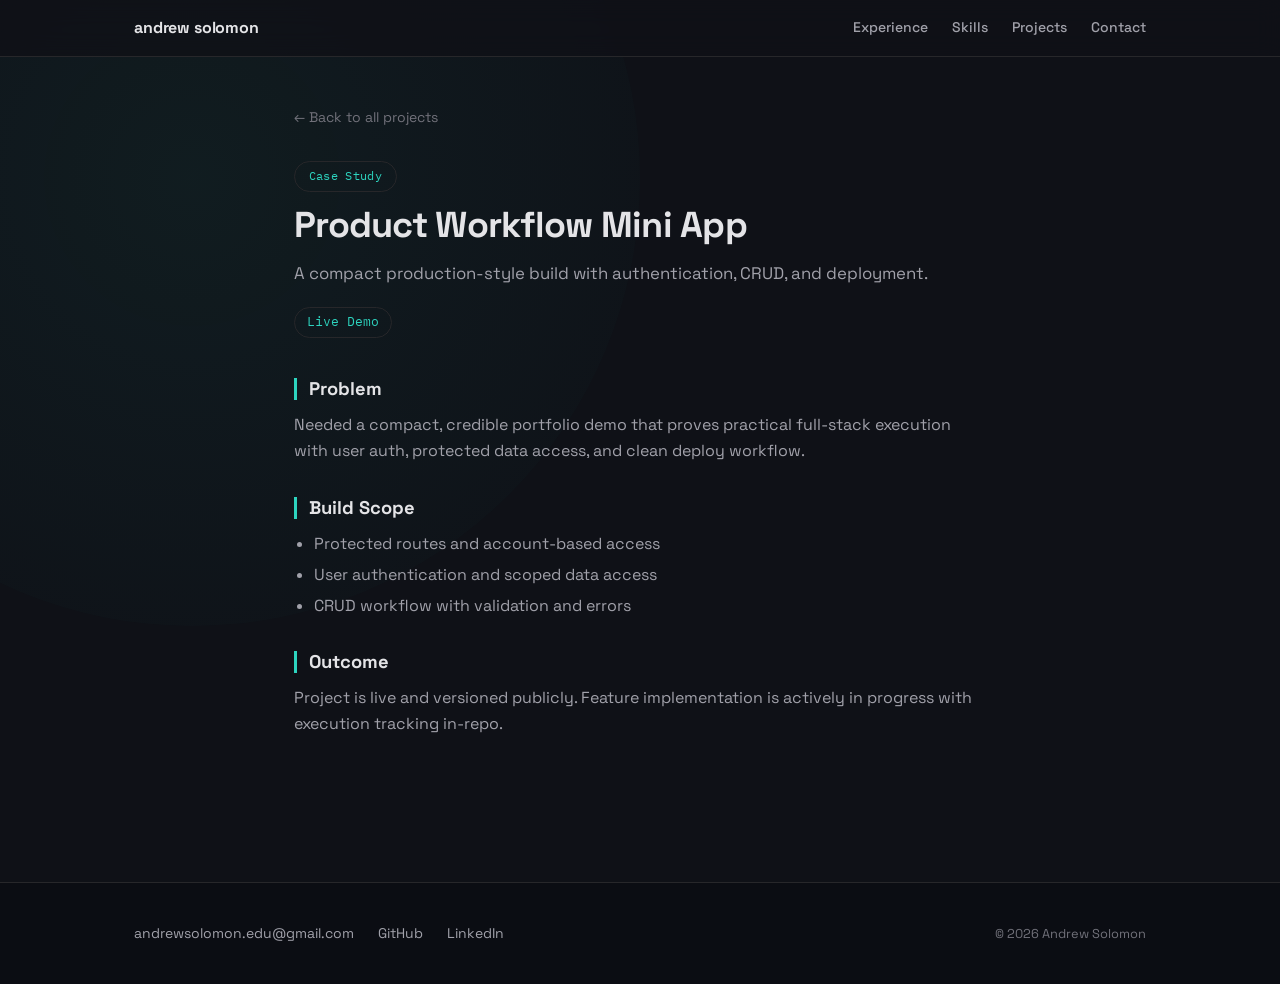
<file: projects/react-supabase-mini-app.html>
<!doctype html>
<html lang="en">
  <head>
    <meta charset="UTF-8" />
    <meta name="viewport" content="width=device-width, initial-scale=1.0" />
    <title>Product Workflow Mini App | Andrew Solomon</title>
    <meta name="theme-color" content="#0f1117" />
    <link rel="preconnect" href="https://fonts.googleapis.com" />
    <link rel="preconnect" href="https://fonts.gstatic.com" crossorigin />
    <link
      href="https://fonts.googleapis.com/css2?family=Space+Grotesk:wght@400;500;700&family=IBM+Plex+Mono:wght@400;600&display=swap"
      rel="stylesheet"
    />
    <link rel="stylesheet" href="../styles.css" />
  </head>
  <body>
    <div class="ambient"></div>

    <nav class="nav">
      <div class="nav-inner">
        <a href="/" class="nav-brand">andrew solomon</a>
        <div class="nav-links">
          <a href="/#experience">Experience</a>
          <a href="/#skills">Skills</a>
          <a href="/#projects">Projects</a>
          <a href="mailto:andrewsolomon.edu@gmail.com">Contact</a>
        </div>
      </div>
    </nav>

    <main class="case-study container">
      <a href="/" class="back-link">&larr; Back to all projects</a>
      <header class="case-study-header">
        <span class="badge">Case Study</span>
        <h1>Product Workflow Mini App</h1>
        <p class="lede">A compact production-style build with authentication, CRUD, and deployment.</p>
        <div class="case-study-meta">
          <a class="meta-pill" href="https://react-supabase-mini-app.vercel.app">Live Demo</a>
        </div>
      </header>
      <article class="case-study-body">
        <h2>Problem</h2>
        <p>
          Needed a compact, credible portfolio demo that proves practical full-stack execution with user auth,
          protected data access, and clean deploy workflow.
        </p>

        <h2>Build Scope</h2>
        <ul>
          <li>Protected routes and account-based access</li>
          <li>User authentication and scoped data access</li>
          <li>CRUD workflow with validation and errors</li>
        </ul>

        <h2>Outcome</h2>
        <p>
          Project is live and versioned publicly. Feature implementation is actively in progress with execution
          tracking in-repo.
        </p>
      </article>
    </main>

    <footer class="footer">
      <div class="container">
        <div class="footer-links">
          <a href="mailto:andrewsolomon.edu@gmail.com">andrewsolomon.edu@gmail.com</a>
          <a href="https://github.com/andysolomon">GitHub</a>
          <a href="https://www.linkedin.com/in/andrew-solomon-44550a24/">LinkedIn</a>
        </div>
        <p class="footer-copy">&copy; 2026 Andrew Solomon</p>
      </div>
    </footer>
  </body>
</html>
</file>
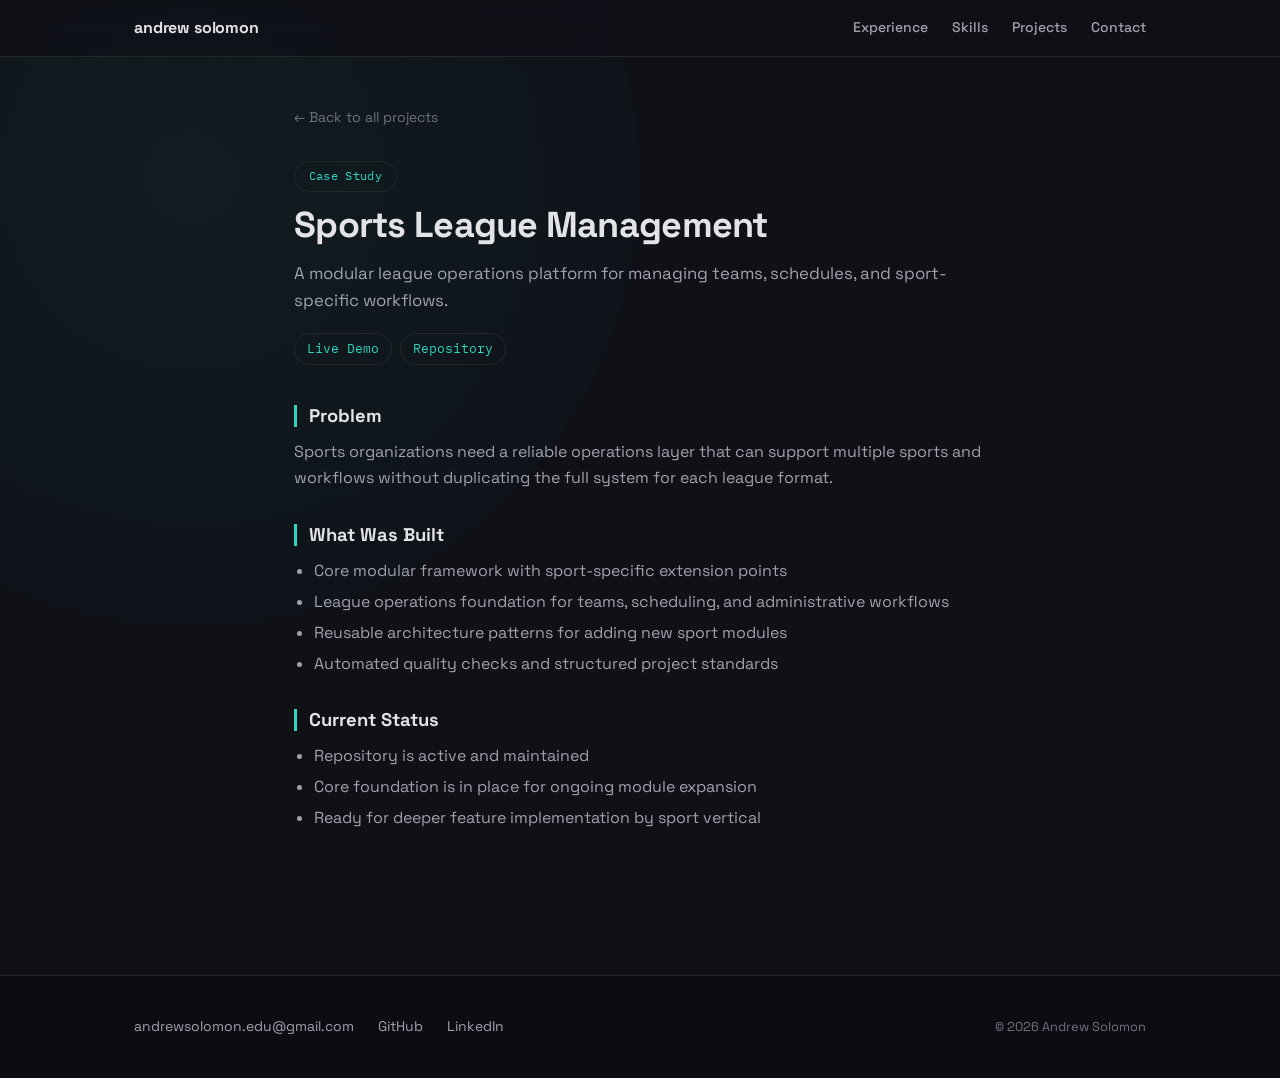
<file: projects/sports-league-management.html>
<!doctype html>
<html lang="en">
  <head>
    <meta charset="UTF-8" />
    <meta name="viewport" content="width=device-width, initial-scale=1.0" />
    <title>Sports League Management | Andrew Solomon</title>
    <meta name="theme-color" content="#0f1117" />
    <link rel="preconnect" href="https://fonts.googleapis.com" />
    <link rel="preconnect" href="https://fonts.gstatic.com" crossorigin />
    <link
      href="https://fonts.googleapis.com/css2?family=Space+Grotesk:wght@400;500;700&family=IBM+Plex+Mono:wght@400;600&display=swap"
      rel="stylesheet"
    />
    <link rel="stylesheet" href="../styles.css" />
  </head>
  <body>
    <div class="ambient"></div>

    <nav class="nav">
      <div class="nav-inner">
        <a href="/" class="nav-brand">andrew solomon</a>
        <div class="nav-links">
          <a href="/#experience">Experience</a>
          <a href="/#skills">Skills</a>
          <a href="/#projects">Projects</a>
          <a href="mailto:andrewsolomon.edu@gmail.com">Contact</a>
        </div>
      </div>
    </nav>

    <main class="case-study container">
      <a href="/" class="back-link">&larr; Back to all projects</a>
      <header class="case-study-header">
        <span class="badge">Case Study</span>
        <h1>Sports League Management</h1>
        <p class="lede">
          A modular league operations platform for managing teams, schedules, and sport-specific workflows.
        </p>
        <div class="case-study-meta">
          <a class="meta-pill" href="https://sports-league-management.vercel.app">Live Demo</a>
          <a class="meta-pill" href="https://github.com/andysolomon/sports-league-management">Repository</a>
        </div>
      </header>
      <article class="case-study-body">
        <h2>Problem</h2>
        <p>
          Sports organizations need a reliable operations layer that can support multiple sports and workflows
          without duplicating the full system for each league format.
        </p>

        <h2>What Was Built</h2>
        <ul>
          <li>Core modular framework with sport-specific extension points</li>
          <li>League operations foundation for teams, scheduling, and administrative workflows</li>
          <li>Reusable architecture patterns for adding new sport modules</li>
          <li>Automated quality checks and structured project standards</li>
        </ul>

        <h2>Current Status</h2>
        <ul>
          <li>Repository is active and maintained</li>
          <li>Core foundation is in place for ongoing module expansion</li>
          <li>Ready for deeper feature implementation by sport vertical</li>
        </ul>
      </article>
    </main>

    <footer class="footer">
      <div class="container">
        <div class="footer-links">
          <a href="mailto:andrewsolomon.edu@gmail.com">andrewsolomon.edu@gmail.com</a>
          <a href="https://github.com/andysolomon">GitHub</a>
          <a href="https://www.linkedin.com/in/andrew-solomon-44550a24/">LinkedIn</a>
        </div>
        <p class="footer-copy">&copy; 2026 Andrew Solomon</p>
      </div>
    </footer>
  </body>
</html>
</file>
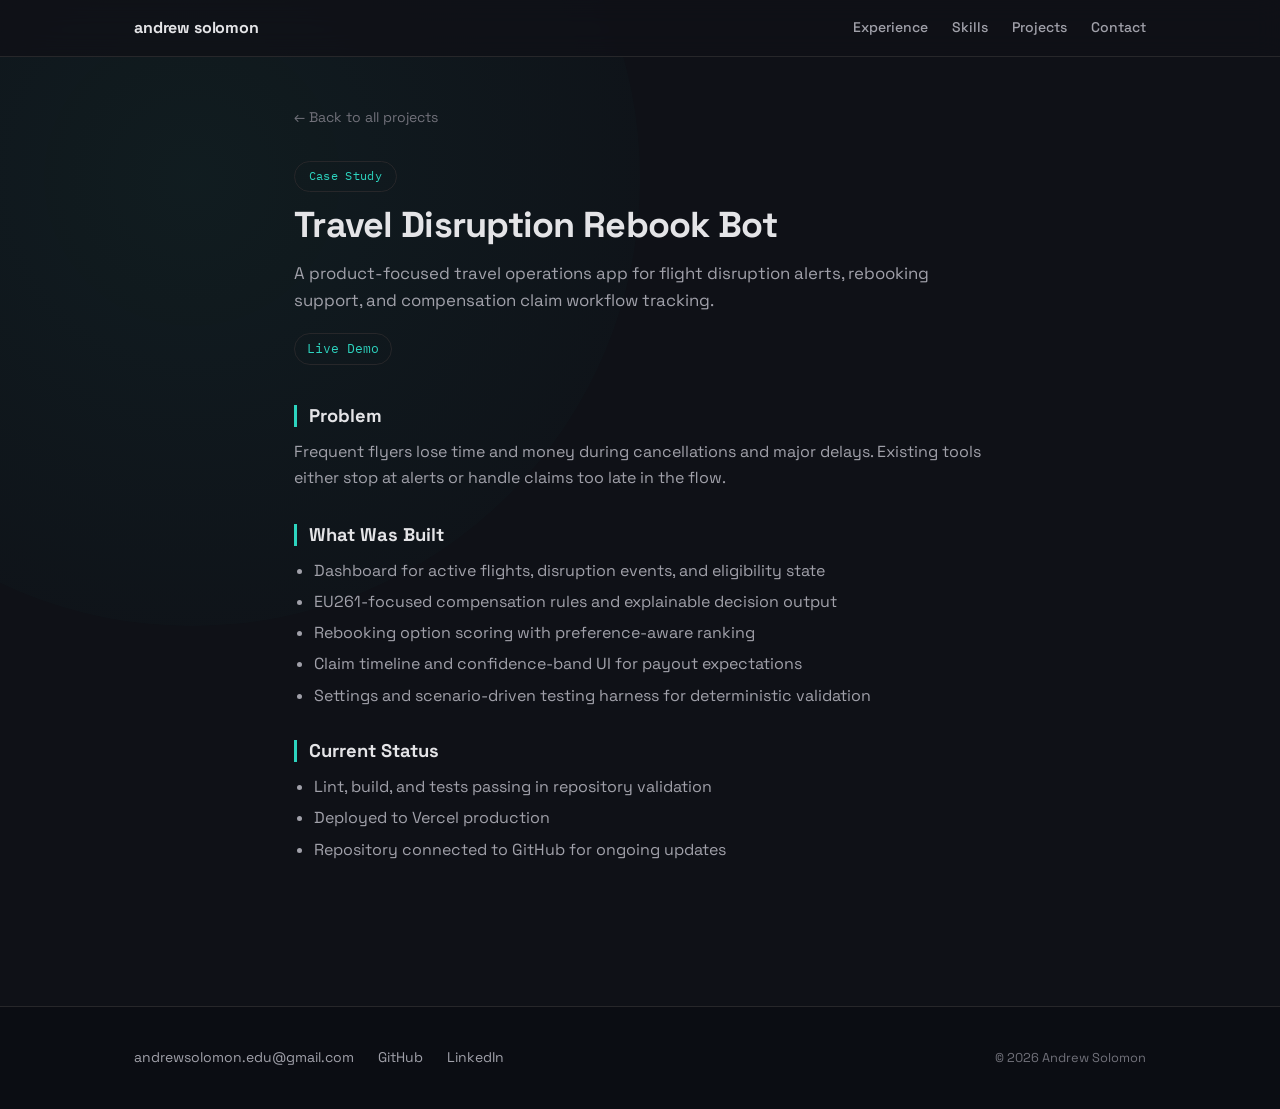
<file: projects/travel-disruption-rebook-bot.html>
<!doctype html>
<html lang="en">
  <head>
    <meta charset="UTF-8" />
    <meta name="viewport" content="width=device-width, initial-scale=1.0" />
    <title>Travel Disruption Rebook Bot | Andrew Solomon</title>
    <meta name="theme-color" content="#0f1117" />
    <link rel="preconnect" href="https://fonts.googleapis.com" />
    <link rel="preconnect" href="https://fonts.gstatic.com" crossorigin />
    <link
      href="https://fonts.googleapis.com/css2?family=Space+Grotesk:wght@400;500;700&family=IBM+Plex+Mono:wght@400;600&display=swap"
      rel="stylesheet"
    />
    <link rel="stylesheet" href="../styles.css" />
  </head>
  <body>
    <div class="ambient"></div>

    <nav class="nav">
      <div class="nav-inner">
        <a href="/" class="nav-brand">andrew solomon</a>
        <div class="nav-links">
          <a href="/#experience">Experience</a>
          <a href="/#skills">Skills</a>
          <a href="/#projects">Projects</a>
          <a href="mailto:andrewsolomon.edu@gmail.com">Contact</a>
        </div>
      </div>
    </nav>

    <main class="case-study container">
      <a href="/" class="back-link">&larr; Back to all projects</a>
      <header class="case-study-header">
        <span class="badge">Case Study</span>
        <h1>Travel Disruption Rebook Bot</h1>
        <p class="lede">
          A product-focused travel operations app for flight disruption alerts, rebooking support, and compensation claim
          workflow tracking.
        </p>
        <div class="case-study-meta">
          <a class="meta-pill" href="https://travel-disruption-rebook-bot.vercel.app">Live Demo</a>
        </div>
      </header>
      <article class="case-study-body">
        <h2>Problem</h2>
        <p>
          Frequent flyers lose time and money during cancellations and major delays. Existing tools either stop at
          alerts or handle claims too late in the flow.
        </p>

        <h2>What Was Built</h2>
        <ul>
          <li>Dashboard for active flights, disruption events, and eligibility state</li>
          <li>EU261-focused compensation rules and explainable decision output</li>
          <li>Rebooking option scoring with preference-aware ranking</li>
          <li>Claim timeline and confidence-band UI for payout expectations</li>
          <li>Settings and scenario-driven testing harness for deterministic validation</li>
        </ul>

        <h2>Current Status</h2>
        <ul>
          <li>Lint, build, and tests passing in repository validation</li>
          <li>Deployed to Vercel production</li>
          <li>Repository connected to GitHub for ongoing updates</li>
        </ul>
      </article>
    </main>

    <footer class="footer">
      <div class="container">
        <div class="footer-links">
          <a href="mailto:andrewsolomon.edu@gmail.com">andrewsolomon.edu@gmail.com</a>
          <a href="https://github.com/andysolomon">GitHub</a>
          <a href="https://www.linkedin.com/in/andrew-solomon-44550a24/">LinkedIn</a>
        </div>
        <p class="footer-copy">&copy; 2026 Andrew Solomon</p>
      </div>
    </footer>
  </body>
</html>
</file>
<file: styles.css>
/* ========================================
   Design Tokens
   ======================================== */
:root {
  --bg: #0f1117;
  --bg-card: #161821;
  --bg-elevated: #1c1e2a;
  --bg-inset: #0b0d13;

  --text: #e4e4e7;
  --text-secondary: #a1a1aa;
  --text-muted: #71717a;

  --accent: #2dd4bf;
  --accent-hover: #14b8a6;

  --border: #27272a;
  --border-hover: #3f3f46;

  --radius-sm: 8px;
  --radius-md: 12px;
  --radius-lg: 16px;
  --radius-pill: 999px;

  --shadow-card: 0 4px 24px rgba(0, 0, 0, 0.25);
  --shadow-glow: 0 0 40px rgba(45, 212, 191, 0.08);
}

/* ========================================
   Reset + Base
   ======================================== */
*,
*::before,
*::after {
  box-sizing: border-box;
}

html {
  scroll-behavior: smooth;
}

::selection {
  background: rgba(45, 212, 191, 0.25);
  color: var(--text);
}

body {
  margin: 0;
  font-family: "Space Grotesk", "Avenir Next", "Segoe UI", sans-serif;
  color: var(--text);
  background: var(--bg);
  line-height: 1.55;
  -webkit-font-smoothing: antialiased;
  animation: fadeIn 0.4s ease;
}

a {
  color: var(--accent);
  text-decoration: none;
  transition: color 0.15s ease;
}

a:hover {
  color: var(--accent-hover);
}

img {
  max-width: 100%;
  display: block;
}

h1, h2, h3, h4 {
  margin: 0;
  line-height: 1.2;
}

p {
  margin: 0;
}

ul {
  margin: 0;
  padding: 0;
  list-style: none;
}

:focus-visible {
  outline: 2px solid var(--accent);
  outline-offset: 2px;
}

/* ========================================
   Container
   ======================================== */
.container {
  max-width: 1060px;
  margin: 0 auto;
  padding: 0 1.5rem;
}

/* ========================================
   Navigation
   ======================================== */
.nav {
  position: sticky;
  top: 0;
  z-index: 100;
  background: rgba(15, 17, 23, 0.8);
  backdrop-filter: blur(12px);
  -webkit-backdrop-filter: blur(12px);
  border-bottom: 1px solid var(--border);
}

.nav-inner {
  max-width: 1060px;
  margin: 0 auto;
  padding: 0 1.5rem;
  display: flex;
  align-items: center;
  justify-content: space-between;
  height: 56px;
}

.nav-brand {
  font-weight: 700;
  font-size: 1rem;
  color: var(--text);
  letter-spacing: -0.01em;
}

.nav-brand:hover {
  color: var(--accent);
}

.nav-links {
  display: flex;
  align-items: center;
  gap: 1.5rem;
}

.nav-links a {
  font-size: 0.875rem;
  color: var(--text-secondary);
  font-weight: 500;
  transition: color 0.15s ease;
}

.nav-links a:hover {
  color: var(--text);
}

/* ========================================
   Hero
   ======================================== */
.hero {
  padding: 6rem 0 4rem;
}

.hero .badge {
  margin-bottom: 1.25rem;
}

.hero h1 {
  font-size: clamp(2.25rem, 4vw, 3rem);
  font-weight: 700;
  letter-spacing: -0.02em;
  margin-bottom: 0.75rem;
}

.hero-tagline {
  font-size: clamp(1.1rem, 2vw, 1.25rem);
  color: var(--text-secondary);
  max-width: 560px;
  margin-bottom: 0.5rem;
}

.hero-description {
  font-size: 1rem;
  color: var(--text-muted);
  max-width: 560px;
  line-height: 1.6;
  margin-bottom: 1.5rem;
}

.cta-row {
  display: flex;
  gap: 0.75rem;
  flex-wrap: wrap;
}

.btn {
  display: inline-flex;
  align-items: center;
  text-decoration: none;
  border-radius: var(--radius-pill);
  padding: 0.65rem 1.25rem;
  font-weight: 600;
  font-size: 0.9rem;
  transition: transform 0.15s ease, background 0.15s ease, border-color 0.15s ease;
}

.btn:hover {
  transform: translateY(-1px);
}

.btn-primary {
  background: var(--accent);
  color: var(--bg);
}

.btn-primary:hover {
  background: var(--accent-hover);
  color: var(--bg);
}

.btn-ghost {
  border: 1px solid var(--border);
  color: var(--text-secondary);
  background: transparent;
}

.btn-ghost:hover {
  border-color: var(--border-hover);
  color: var(--text);
}

/* ========================================
   Experience
   ======================================== */
.experience {
  padding: 4rem 0;
}

.experience h2 {
  font-size: 1.5rem;
  font-weight: 700;
  margin-bottom: 2rem;
}

.exp-list {
  display: flex;
  flex-direction: column;
}

.exp-row {
  display: flex;
  align-items: baseline;
  padding: 1rem 0;
  border-bottom: 1px solid var(--border);
  gap: 1rem;
}

.exp-row:first-child {
  border-top: 1px solid var(--border);
}

.exp-company {
  font-weight: 700;
  font-size: 1rem;
  color: var(--text);
  min-width: 180px;
  flex-shrink: 0;
}

.exp-role {
  color: var(--text-secondary);
  font-size: 0.95rem;
  flex: 1;
}

.exp-dates {
  font-family: "IBM Plex Mono", monospace;
  font-size: 0.8rem;
  color: var(--text-muted);
  flex-shrink: 0;
}

/* ========================================
   Skills
   ======================================== */
.skills {
  padding: 4rem 0;
}

.skills h2 {
  font-size: 1.5rem;
  font-weight: 700;
  margin-bottom: 2rem;
}

.skills-grid {
  display: grid;
  grid-template-columns: repeat(4, 1fr);
  gap: 1.5rem;
  margin-bottom: 2rem;
}

.skill-col h3 {
  font-family: "IBM Plex Mono", monospace;
  font-size: 0.75rem;
  text-transform: uppercase;
  letter-spacing: 0.1em;
  color: var(--accent);
  margin-bottom: 0.75rem;
}

.skill-col ul {
  display: flex;
  flex-direction: column;
  gap: 0.4rem;
}

.skill-col li {
  font-size: 0.9rem;
  color: var(--text-secondary);
}

.certs {
  display: flex;
  flex-wrap: wrap;
  gap: 0.5rem;
  padding-top: 1.5rem;
  border-top: 1px solid var(--border);
}

.cert-badge {
  font-family: "IBM Plex Mono", monospace;
  font-size: 0.75rem;
  color: var(--text-muted);
  border: 1px solid var(--border);
  border-radius: var(--radius-pill);
  padding: 0.35rem 0.75rem;
}

/* ========================================
   Projects
   ======================================== */
.projects {
  padding: 4rem 0;
}

.projects h2 {
  font-size: 1.5rem;
  font-weight: 700;
  margin-bottom: 0.5rem;
}

.section-sub {
  color: var(--text-muted);
  font-size: 0.95rem;
  margin-bottom: 2rem;
}

.grid {
  display: grid;
  grid-template-columns: repeat(2, 1fr);
  gap: 1rem;
}

/* ========================================
   Card
   ======================================== */
.card {
  background: var(--bg-card);
  border: 1px solid var(--border);
  border-radius: var(--radius-md);
  padding: 1.25rem;
  transition: transform 0.2s ease, border-color 0.2s ease, box-shadow 0.2s ease;
}

.card:hover {
  transform: translateY(-2px);
  border-color: var(--border-hover);
  box-shadow: var(--shadow-glow);
}

.card h3 {
  font-size: 1.05rem;
  font-weight: 600;
  margin-bottom: 0.5rem;
  color: var(--text);
}

.card p {
  font-size: 0.875rem;
  color: var(--text-secondary);
  line-height: 1.5;
  margin-bottom: 0.75rem;
}

.card-link {
  font-size: 0.85rem;
  font-weight: 600;
  color: var(--accent);
  display: inline-flex;
  align-items: center;
  gap: 0.35rem;
}

.card-link:hover {
  color: var(--accent-hover);
}

.card-link::after {
  content: "→";
  transition: transform 0.15s ease;
}

.card:hover .card-link::after {
  transform: translateX(3px);
}

/* ========================================
   Footer
   ======================================== */
.footer {
  margin-top: 4rem;
  background: var(--bg-inset);
  border-top: 1px solid var(--border);
  padding: 2.5rem 0;
}

.footer .container {
  display: flex;
  align-items: center;
  justify-content: space-between;
}

.footer-links {
  display: flex;
  gap: 1.5rem;
  flex-wrap: wrap;
}

.footer-links a {
  font-size: 0.875rem;
  color: var(--text-secondary);
}

.footer-links a:hover {
  color: var(--text);
}

.footer-copy {
  font-size: 0.8rem;
  color: var(--text-muted);
}

/* ========================================
   Case Study Pages
   ======================================== */
.case-study {
  max-width: 740px;
  padding-top: 3rem;
  padding-bottom: 4rem;
}

.back-link {
  display: inline-flex;
  align-items: center;
  gap: 0.35rem;
  font-size: 0.875rem;
  color: var(--text-muted);
  margin-bottom: 2rem;
  transition: color 0.15s ease;
}

.back-link:hover {
  color: var(--text);
}

.case-study-header {
  margin-bottom: 2.5rem;
}

.case-study-header h1 {
  font-size: clamp(1.75rem, 3vw, 2.25rem);
  font-weight: 700;
  letter-spacing: -0.02em;
  margin-top: 0.75rem;
  margin-bottom: 0.75rem;
}

.case-study-header .lede {
  color: var(--text-secondary);
  font-size: 1.05rem;
  line-height: 1.6;
  margin-bottom: 1.25rem;
}

.case-study-meta {
  display: flex;
  gap: 0.5rem;
  flex-wrap: wrap;
}

.meta-pill {
  font-family: "IBM Plex Mono", monospace;
  font-size: 0.8rem;
  color: var(--accent);
  border: 1px solid var(--border);
  border-radius: var(--radius-pill);
  padding: 0.3rem 0.75rem;
  transition: border-color 0.15s ease;
}

.meta-pill:hover {
  border-color: var(--accent);
}

.case-study-body h2 {
  font-size: 1.15rem;
  font-weight: 700;
  margin-top: 2rem;
  margin-bottom: 0.75rem;
  padding-left: 0.75rem;
  border-left: 3px solid var(--accent);
}

.case-study-body p {
  color: var(--text-secondary);
  line-height: 1.65;
  margin-bottom: 1rem;
}

.case-study-body ul {
  margin-bottom: 1rem;
  padding-left: 1.25rem;
  list-style: disc;
}

.case-study-body li {
  color: var(--text-secondary);
  line-height: 1.6;
  margin-bottom: 0.35rem;
}

/* ========================================
   Badge
   ======================================== */
.badge {
  display: inline-block;
  font-family: "IBM Plex Mono", monospace;
  font-size: 0.75rem;
  color: var(--accent);
  border: 1px solid var(--border);
  border-radius: var(--radius-pill);
  padding: 0.35rem 0.85rem;
  letter-spacing: 0.03em;
}

/* ========================================
   Ambient Blobs
   ======================================== */
.ambient {
  position: fixed;
  inset: -30% auto auto -20%;
  width: 70vmax;
  height: 70vmax;
  border-radius: 50%;
  background: radial-gradient(circle, rgba(45, 212, 191, 0.06), rgba(45, 212, 191, 0));
  pointer-events: none;
  z-index: -1;
}

.ambient-2 {
  inset: auto -15% -25% auto;
  width: 50vmax;
  height: 50vmax;
  background: radial-gradient(circle, rgba(45, 212, 191, 0.04), rgba(45, 212, 191, 0));
}

/* ========================================
   Responsive — Tablet
   ======================================== */
@media (max-width: 860px) {
  .grid {
    grid-template-columns: 1fr;
  }

  .skills-grid {
    grid-template-columns: repeat(2, 1fr);
  }

  .exp-row {
    flex-direction: column;
    gap: 0.25rem;
  }

  .exp-company {
    min-width: unset;
  }

  .footer .container {
    flex-direction: column;
    gap: 1rem;
    text-align: center;
  }

  .footer-links {
    justify-content: center;
  }
}

/* ========================================
   Responsive — Mobile
   ======================================== */
@media (max-width: 640px) {
  .hero {
    padding: 4rem 0 3rem;
  }

  .hero h1 {
    font-size: 1.75rem;
  }

  .nav-links {
    gap: 1rem;
  }

  .nav-links a {
    font-size: 0.8rem;
  }

  .skills-grid {
    grid-template-columns: 1fr;
  }

  .experience, .skills, .projects {
    padding: 3rem 0;
  }
}

/* ========================================
   Animation
   ======================================== */
@keyframes fadeIn {
  from { opacity: 0; transform: translateY(6px); }
  to   { opacity: 1; transform: translateY(0); }
}
</file>
